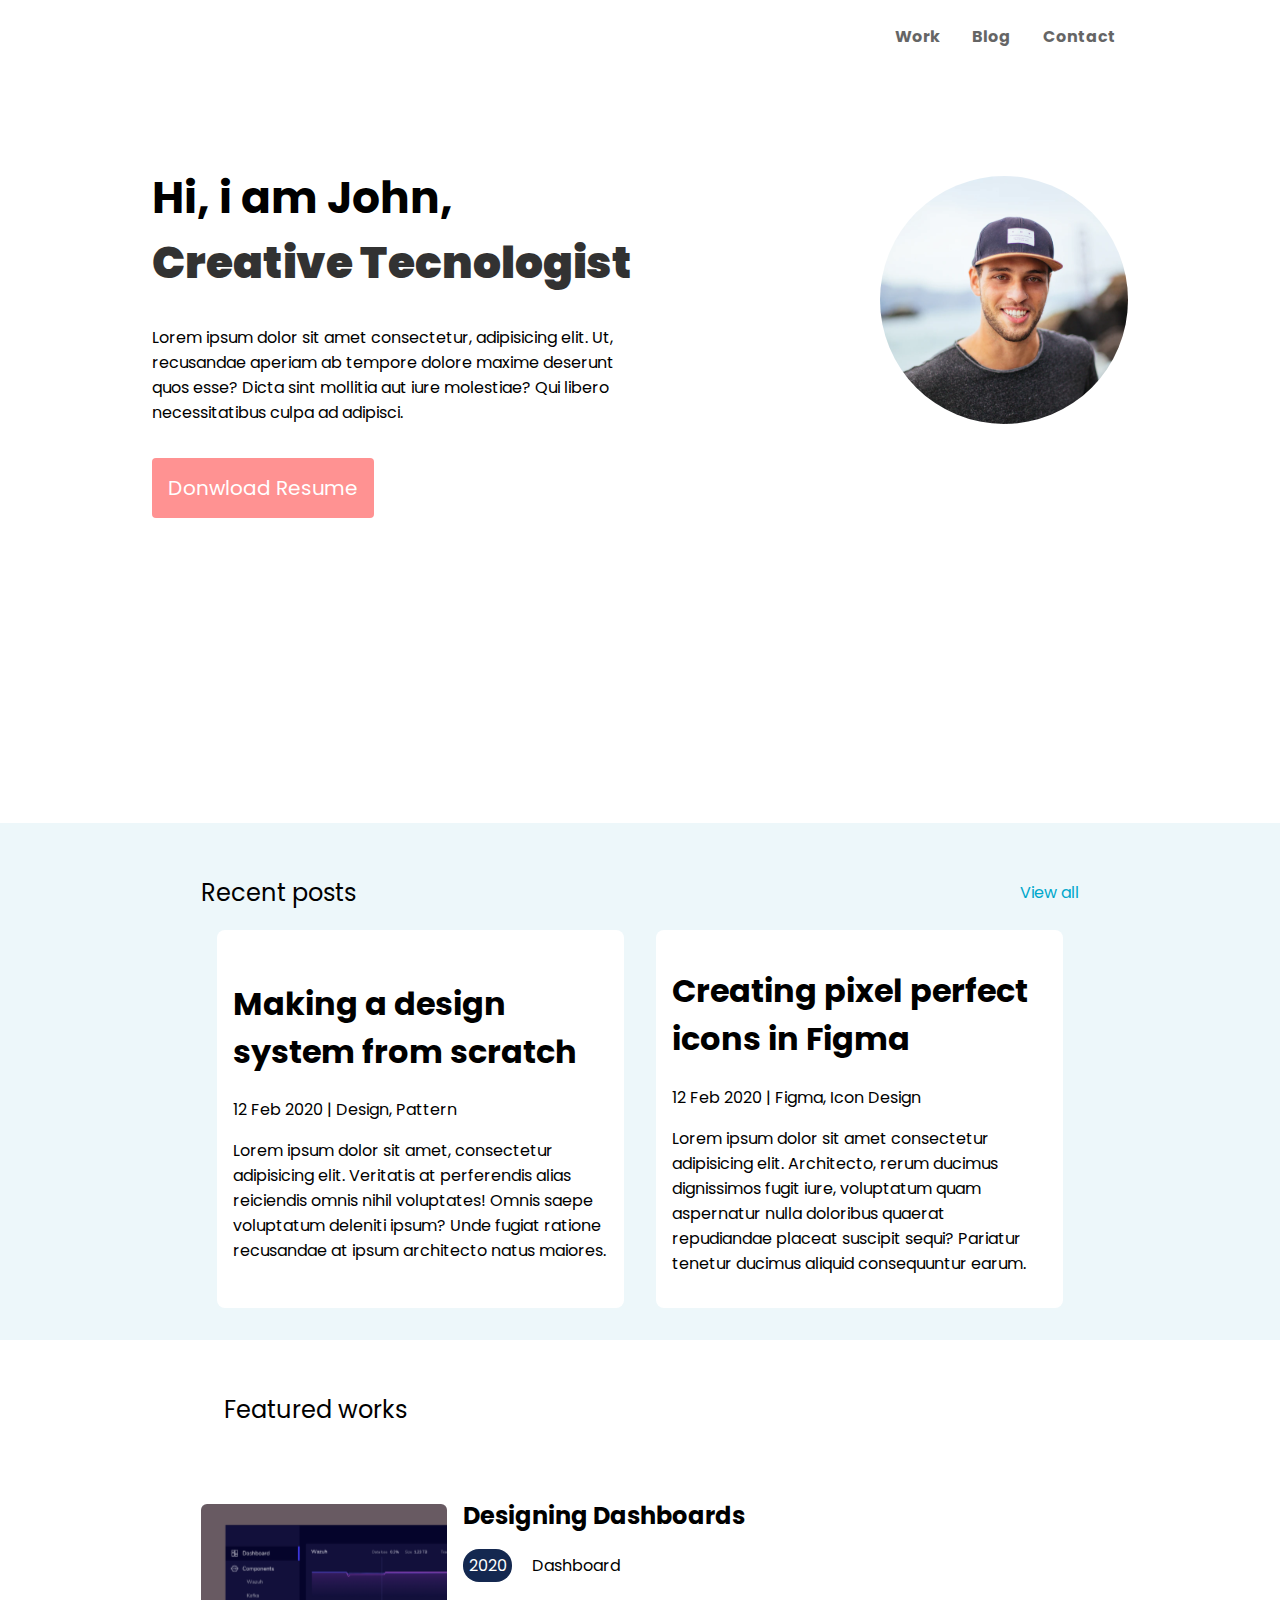
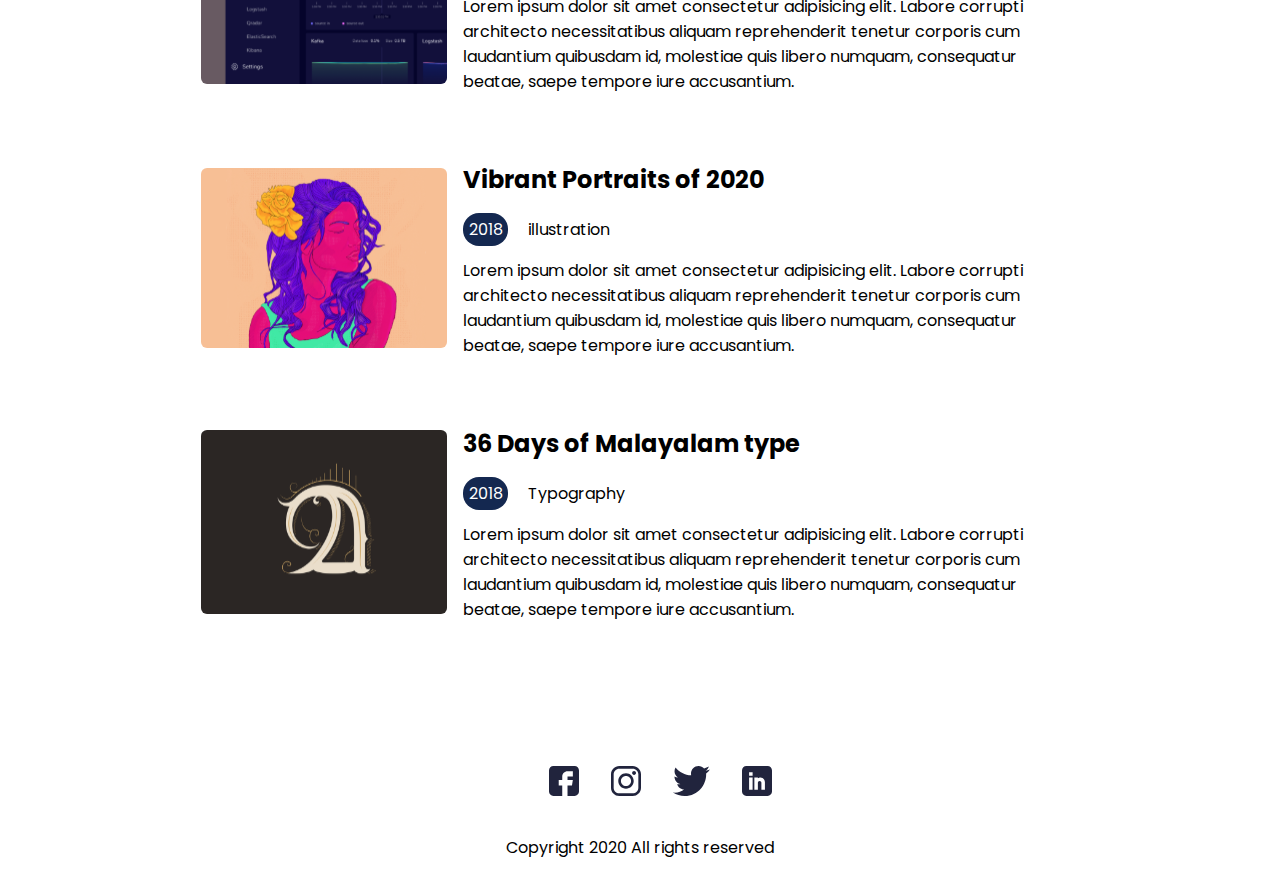
<file: index.html>
<!DOCTYPE html>
<html lang="en">
  <head>
    <meta charset="UTF-8" />
    <meta http-equiv="X-UA-Compatible" content="IE=edge" />
    <meta name="viewport" content="width=device-width, initial-scale=1.0" />
    <title>Portifólio - Jhon</title>
    <link rel="stylesheet" href="./src/css/style.css" />
  </head>

  <body>
    <header id="header">
      <nav class="content-navigator">
        <ul class="links-nav">
          <li>
            <a href="#" class="hyperlinks-nav"
              ><strong>Work</strong></a>
            
          </li>
          <li>
            <a href="./pages/blog.html" target="_blank" class="hyperlinks-nav"
              ><strong>Blog</strong></a
            >
          </li>
          <li>
            <a href="#socials" class="hyperlinks-nav"
              ><strong>Contact</strong></a
            >
          </li>
        </ul>
      </nav>
    </header>

    <main class="container">
      <section class="content-home">
        <div class="app-home">
          <div class="text-home">
            <h1>
              Hi, i am John, <br />
              <strong class="work">Creative Tecnologist</strong>
            </h1>
            <p class="description-home">
              Lorem ipsum dolor sit amet consectetur, adipisicing elit. Ut,
              recusandae aperiam ab tempore dolore maxime deserunt quos esse?
              Dicta sint mollitia aut iure molestiae? Qui libero necessitatibus
              culpa ad adipisci.
            </p>
            <div class="box-hyperlink">
              <a href="" class="hyperlink-home">Donwload Resume</a>
            </div>
          </div>
          <div class="svg-home">
            <img src="./assets/svg/Ellipse 1.svg" alt="profile-svg" />
          </div>
        </div>
      </section>

      <section class="content-rposts">
        <div class="app-rposts">
          <div class="header-posts">
            <h2 class="title-posts">Recent posts</h2>
            <a href="#">View all</a>
          </div>

          <div class="box-posts">
            <div class="card">
              <div class="texts-card">
                <h1>Making a design system from scratch</h1>
                <p class="time">12 Feb 2020 | Design, Pattern</p>
                <p class="description-post">
                  Lorem ipsum dolor sit amet, consectetur adipisicing elit.
                  Veritatis at perferendis alias reiciendis omnis nihil
                  voluptates! Omnis saepe voluptatum deleniti ipsum? Unde fugiat
                  ratione recusandae at ipsum architecto natus maiores.
                </p>
              </div>
            </div>
            <div class="card">
              <div class="texts-card">
                <h1>Creating pixel perfect icons in Figma</h1>
                <p class="time">12 Feb 2020 | Figma, Icon Design</p>
                <p class="description-post">
                  Lorem ipsum dolor sit amet consectetur adipisicing elit.
                  Architecto, rerum ducimus dignissimos fugit iure, voluptatum
                  quam aspernatur nulla doloribus quaerat repudiandae placeat
                  suscipit sequi? Pariatur tenetur ducimus aliquid consequuntur
                  earum.
                </p>
              </div>
            </div>
          </div>
        </div>
      </section>

      <section class="featured-works">
        <div class="app-fworks">
          <h2 class="title-works">Featured works</h2>

          <div class="box-workcards">
            <div class="workcard">
              <img src="./assets/svg/Rectangle 30.svg" alt="" />
              <div class="text-workcard">
                <h2>Designing Dashboards</h2>
                <p class="date-works"><span>2020</span> Dashboard</p>
                <p class="description-cardwork">
                  Lorem ipsum dolor sit amet consectetur adipisicing elit.
                  Labore corrupti architecto necessitatibus aliquam
                  reprehenderit tenetur corporis cum laudantium quibusdam id,
                  molestiae quis libero numquam, consequatur beatae, saepe
                  tempore iure accusantium.
                </p>
              </div>
            </div>
            <div class="workcard">
              <img src="./assets/svg/Rectangle 32.svg" alt="" />
              <div class="text-workcard">
                <h2>Vibrant Portraits of 2020</h2>
                <p class="date-works"><span>2018</span> illustration</p>
                <p class="description-cardwork">
                  Lorem ipsum dolor sit amet consectetur adipisicing elit.
                  Labore corrupti architecto necessitatibus aliquam
                  reprehenderit tenetur corporis cum laudantium quibusdam id,
                  molestiae quis libero numquam, consequatur beatae, saepe
                  tempore iure accusantium.
                </p>
              </div>
            </div>
            <div class="workcard">
              <img src="./assets/svg/Rectangle 34.svg" alt="" />
              <div class="text-workcard">
                <h2>36 Days of Malayalam type</h2>
                <p class="date-works"><span>2018</span> Typography</p>
                <p class="description-cardwork">
                  Lorem ipsum dolor sit amet consectetur adipisicing elit.
                  Labore corrupti architecto necessitatibus aliquam
                  reprehenderit tenetur corporis cum laudantium quibusdam id,
                  molestiae quis libero numquam, consequatur beatae, saepe
                  tempore iure accusantium.
                </p>
              </div>
            </div>
          </div>
        </div>
      </section>
    </main>

    <footer id="socials">
      <div class="app-socials">
        <ul class="hyperlinks-socials">
          <li>
            <a href="" ><img src="./assets/svg/fb.svg" alt="" /></a>
          </li>
          <li>
            <a href="" ><img src="./assets/svg/insta.svg" alt="" /></a>
          </li>
          <li>
            <a href="" ><img src="./assets/svg/Vector.svg" alt="" /></a>
          </li>
          <li>
            <a href="" ><img src="./assets/svg/Linkedin.svg" alt="" /></a>
          </li>
        </ul>

        <p class="text-socials">Copyright 2020 All rights reserved</p>
      </div>
    </footer>
  </body>
</html>
</file>
<file: src/css/style.css>
@import url("https://fonts.googleapis.com/css2?family=Poppins:wght@200;300;400;500&display=swap");

body {
  margin: 0;
  padding: 0;
  box-sizing: border-box;
  font-family: "Poppins", sans-serif;

  width: 100%;
  height: 100%;
}

header,
nav {
  width: 100%;
  height: 4.5rem;
  display: flex;
  justify-content: flex-end;
  align-items: center;
}

header ul {
  list-style: none;
  display: flex;
  flex-direction: row;
  margin-right: 9.25rem;
}

li {
  margin: 0 1rem;
}

a {
  text-decoration: none;
}

.hyperlinks-nav {
  color: #000;
  text-decoration: none;
  opacity: 0.6;
}

.hyperlinks-nav:hover {
  transition: 0.7s;

  opacity: 1;
  color: #ff6464;
  border-bottom: #000 1px solid;
}

.container {
  display: flex;
  justify-content: center;
  align-items: center;
  flex-wrap: wrap;
}

.content-home,
.app-home {
  width: 100%;
  height: 100%;

  display: flex;
  flex-direction: row;
  justify-content: center;
  align-items: center;

  margin-top: 2rem;
  margin-bottom: 10rem;
}

.text-home,
.svg-home {
  margin: 0 9.25rem;
}

.text-home {
  width: 500px;
}

.text-home h1 {
  font-size: 44px;
}

.text-home .work {
  opacity: 0.8;
}

.text-home .work:hover {
  transition: 0.5s;
  cursor: pointer;
  opacity: 1;
  color: #ff6464;
  border-bottom: #ff6464 2px solid;
}

.svg-home {
  margin-top: -2rem;
  margin-left: 5rem;
}

.svg-home img {
  width: 15.5rem;
  height: 15.5rem;

  padding: 0;
  margin: 0;
}

.svg-home img:hover {
  box-shadow: 20px 20px 60px #bebebe, -20px -20px 60px #ffffff;
  border-radius: 10rem;
}

.box-hyperlink {
  margin-top: 3rem;
}

.hyperlink-home {
  color: #fff;
  font-size: 20px;

  background: #ff6464;
  padding: 1rem;
  border-radius: 0.25rem;
  opacity: 0.7;
}

.hyperlink-home:hover {
  transition: 0.7s;
  opacity: 1;
  box-shadow: 20px 20px 60px #bebebe, -20px -20px 60px #ffffff;
}

/*recent pots*/

.content-rposts {
  width: 100%;
  height: 100%;
  background: #edf7fa;
  display: flex;
  justify-content: center;
  flex-direction: column;
  align-items: center;
}

.app-rposts {
  margin: 2rem 0;
}

.box-posts {
  display: flex;
  flex-direction: row;
}

.header-posts {
  width: 100%;
  display: flex;
  justify-content: space-between;
  align-items: center;
}

.title-posts {
  font-weight: 400;
}

.header-posts a {
  color: #00a8cc;
}

.card {
  background: #fff;
  border-radius: 0.5rem;
  margin: 0 1rem;

  max-width: 420px;
  max-height: auto;

  display: flex;
  justify-content: center;
  align-items: center;
}

.card:hover {
  box-shadow: 20px 20px 60px #bebebe, -20px -20px 60px #ffffff;
}

.texts-card {
  padding: 1rem;

  width: 375px;
  height: auto;
}

/*featured works*/

.featured-works,
.app-fworks {
  display: flex;
  flex-direction: column;
  justify-content: center;
  align-items: center;

  width: 100%;
  height: 100%;
}

.app-fworks {
  margin-top: 2rem;
}

.workcard {
  display: flex;
  flex-direction: row;
  margin: 2rem 0;
}

.title-works {
  text-align: left;
  font-weight: 400;
  width: 65%;
}

.text-workcard {
  margin: 0 1rem;
}

.text-workcard p span {
  color: #fff;
  background: #142850;
  padding: 0.3rem 0.35rem;
  border-radius: 16px;
  margin-right: 1rem;
}

.description-cardwork {
  max-width: 600px;
  max-height: 150px;
}

/*footer-socials*/

#socials {
  margin-top: 5rem;
  width: 100%;
  height: 100%;
  display: flex;
  flex-direction: row;
  justify-content: center;
  align-items: center;
}

.app-socials {
  display: flex;
  flex-direction: column;
  justify-content: center;
  align-items: center;
}

.hyperlinks-socials {
  width: 100%;
  list-style: none;
  display: flex;
  flex-direction: row;
  justify-content: center;
  align-items: center;
}

.text-socials {
  text-align: center;
}

/*responsive */

@media (max-width: 575px) {
  ul {
    margin-right: 1rem !important;
  }

  .content-home,
  .app-home {
    justify-content: center;
    flex-direction: column;
  }

  .app-home,
  .text-home {
    order: 2;
  }

  .text-home {
    width: 300px;
  }

  .svg-home {
    margin: 0;
  }

  /*recent posts*/

  .content-rposts, .app-rposts {

  }

  .header-posts {
    max-width: 300px;
    justify-content: space-between;
    flex-direction: row;
  }

  .box-posts {
    flex-direction:column;
  }

  .card {
    margin-top: 5rem !important;
  }


  /*Featured works*/

  .title-works {
    text-align: center;
  }

  .box-workcards {
    width: 300px;
  }

  .workcard {
    margin: 5rem 0;
  }

  .box-workcards,
  .workcard {
    flex-direction: column;
  }

}
</file>
